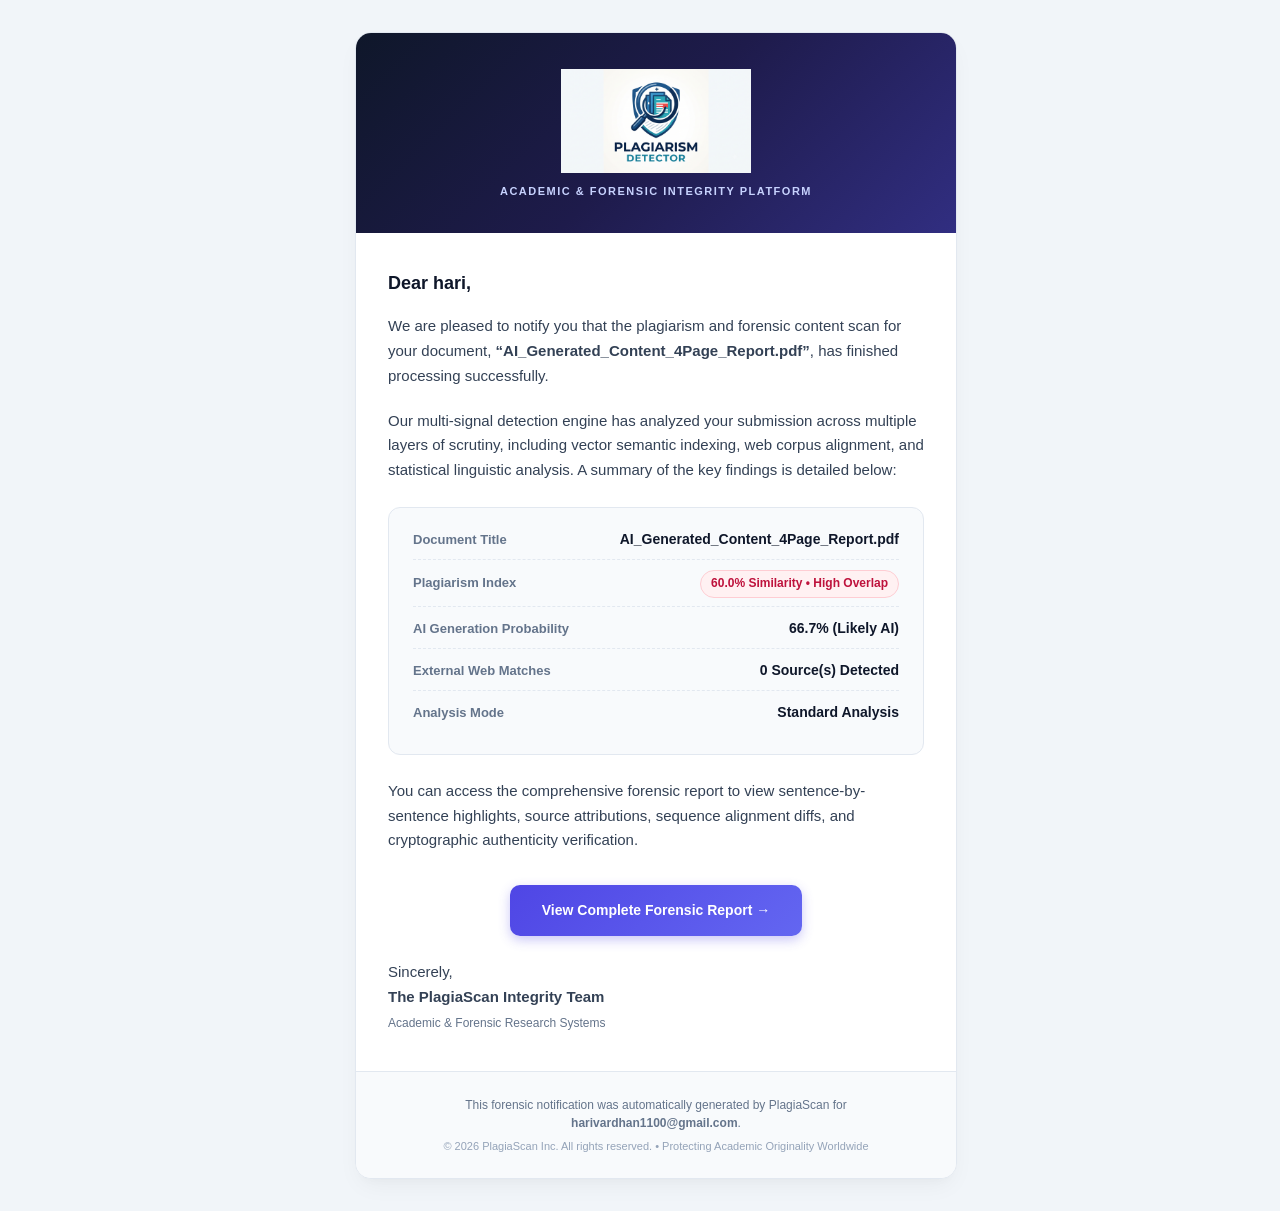
<file: email_previews/scan_completed_email_preview.html>
<!DOCTYPE html>
<html lang="en">
<head>
    <meta charset="utf-8">
    <meta name="viewport" content="width=device-width, initial-scale=1.0">
    <title>PlagiaScan Report Complete: "AI_Generated_Content_4Page_Report.pdf"</title>
    <style>
        body {
            margin: 0;
            padding: 0;
            background-color: #f1f5f9;
            font-family: -apple-system, BlinkMacSystemFont, 'Segoe UI', Roboto, 'Helvetica Neue', Arial, sans-serif;
            color: #1e293b;
            -webkit-font-smoothing: antialiased;
        }
        .wrapper {
            width: 100%;
            background-color: #f1f5f9;
            padding: 32px 16px;
        }
        .container {
            max-width: 600px;
            margin: 0 auto;
            background-color: #ffffff;
            border-radius: 16px;
            overflow: hidden;
            border: 1px solid #e2e8f0;
            box-shadow: 0 10px 25px -5px rgba(0, 0, 0, 0.05), 0 8px 10px -6px rgba(0, 0, 0, 0.02);
        }
        .header {
            background: linear-gradient(135deg, #0f172a 0%, #1e1b4b 50%, #312e81 100%);
            padding: 36px 24px;
            text-align: center;
        }
        .logo-img {
            max-width: 190px;
            height: auto;
            display: block;
            margin: 0 auto 12px auto;
            border: none;
            outline: none;
        }
        .header-subtext {
            color: #c7d2fe;
            font-size: 11px;
            font-weight: 700;
            letter-spacing: 1.5px;
            text-transform: uppercase;
            margin: 0;
        }
        .content {
            padding: 36px 32px;
            line-height: 1.65;
            color: #334155;
            font-size: 15px;
        }
        .greeting {
            font-size: 18px;
            font-weight: 700;
            color: #0f172a;
            margin-top: 0;
            margin-bottom: 16px;
        }
        .lead-text {
            font-size: 15px;
            color: #334155;
            margin-bottom: 20px;
        }
        .info-card {
            background-color: #f8fafc;
            border: 1px solid #e2e8f0;
            border-radius: 12px;
            padding: 20px 24px;
            margin: 24px 0;
        }
        .metric-row {
            display: table;
            width: 100%;
            margin-bottom: 10px;
            border-bottom: 1px dashed #e2e8f0;
            padding-bottom: 8px;
        }
        .metric-label {
            display: table-cell;
            font-weight: 600;
            color: #64748b;
            font-size: 13px;
        }
        .metric-value {
            display: table-cell;
            text-align: right;
            font-weight: 700;
            font-size: 14px;
            color: #0f172a;
        }
        .btn-wrapper {
            text-align: center;
            margin: 32px 0 16px 0;
        }
        .btn {
            display: inline-block;
            background: linear-gradient(135deg, #4f46e5 0%, #6366f1 100%);
            color: #ffffff !important;
            text-decoration: none;
            font-weight: 700;
            font-size: 14px;
            padding: 14px 32px;
            border-radius: 10px;
            box-shadow: 0 4px 12px rgba(79, 70, 229, 0.3);
            text-align: center;
        }
        .btn-text {
            color: #ffffff !important;
        }
        .footer {
            background-color: #f8fafc;
            border-top: 1px solid #e2e8f0;
            padding: 24px 32px;
            text-align: center;
            font-size: 12px;
            color: #64748b;
            line-height: 1.5;
        }
        .footer a {
            color: #4f46e5;
            text-decoration: none;
        }
        .tag-badge {
            display: inline-block;
            padding: 3px 10px;
            border-radius: 20px;
            font-size: 12px;
            font-weight: 700;
        }
        .tag-safe {
            background-color: #ecfdf5;
            color: #047857;
            border: 1px solid #a7f3d0;
        }
        .tag-warning {
            background-color: #fffbeb;
            color: #b45309;
            border: 1px solid #fde68a;
        }
        .tag-danger {
            background-color: #fff1f2;
            color: #be123c;
            border: 1px solid #fecdd3;
        }
    </style>
</head>
<body>
    <div class="wrapper">
        <div class="container">
            <!-- Header with Official Logo -->
            <div class="header">
                <img src="[data-uri]" alt="PlagiaScan Logo" class="logo-img" />
                <p class="header-subtext">Academic &amp; Forensic Integrity Platform</p>
            </div>

            <!-- Email Body Content -->
            <div class="content">
                <h1 class="greeting">Dear hari,</h1>

                <p class="lead-text">
                    We are pleased to notify you that the plagiarism and forensic content scan for your document, <strong>&ldquo;AI_Generated_Content_4Page_Report.pdf&rdquo;</strong>, has finished processing successfully.
                </p>

                <p>
                    Our multi-signal detection engine has analyzed your submission across multiple layers of scrutiny, including vector semantic indexing, web corpus alignment, and statistical linguistic analysis. A summary of the key findings is detailed below:
                </p>

                <div class="info-card">
                    <div class="metric-row">
                        <span class="metric-label">Document Title</span>
                        <span class="metric-value">AI_Generated_Content_4Page_Report.pdf</span>
                    </div>
                    <div class="metric-row">
                        <span class="metric-label">Plagiarism Index</span>
                        <span class="metric-value"><span class="tag-badge tag-danger">60.0% Similarity &bull; High Overlap</span></span>
                    </div>
                    <div class="metric-row">
                        <span class="metric-label">AI Generation Probability</span>
                        <span class="metric-value">66.7% (Likely AI)</span>
                    </div>
                    <div class="metric-row">
                        <span class="metric-label">External Web Matches</span>
                        <span class="metric-value">0 Source(s) Detected</span>
                    </div>
                    <div class="metric-row" style="border-bottom: none; padding-bottom: 0;">
                        <span class="metric-label">Analysis Mode</span>
                        <span class="metric-value">Standard Analysis</span>
                    </div>
                </div>

                <p>
                    You can access the comprehensive forensic report to view sentence-by-sentence highlights, source attributions, sequence alignment diffs, and cryptographic authenticity verification.
                </p>

                <div class="btn-wrapper">
                    <a href="http://localhost:5173/report/15" class="btn">
                        <span class="btn-text">View Complete Forensic Report &rarr;</span>
                    </a>
                </div>

                <p style="margin-top: 24px; margin-bottom: 0;">
                    Sincerely,<br>
                    <strong>The PlagiaScan Integrity Team</strong><br>
                    <span style="font-size: 12px; color: #64748b;">Academic &amp; Forensic Research Systems</span>
                </p>
            </div>

            <!-- Footer -->
            <div class="footer">
                <p style="margin: 0 0 6px 0;">
                    This forensic notification was automatically generated by PlagiaScan for <strong>harivardhan1100@gmail.com</strong>.
                </p>
                <p style="margin: 0; font-size: 11px; color: #94a3b8;">
                    &copy; 2026 PlagiaScan Inc. All rights reserved. &bull; Protecting Academic Originality Worldwide
                </p>
            </div>
        </div>
    </div>
</body>
</html>
</file>
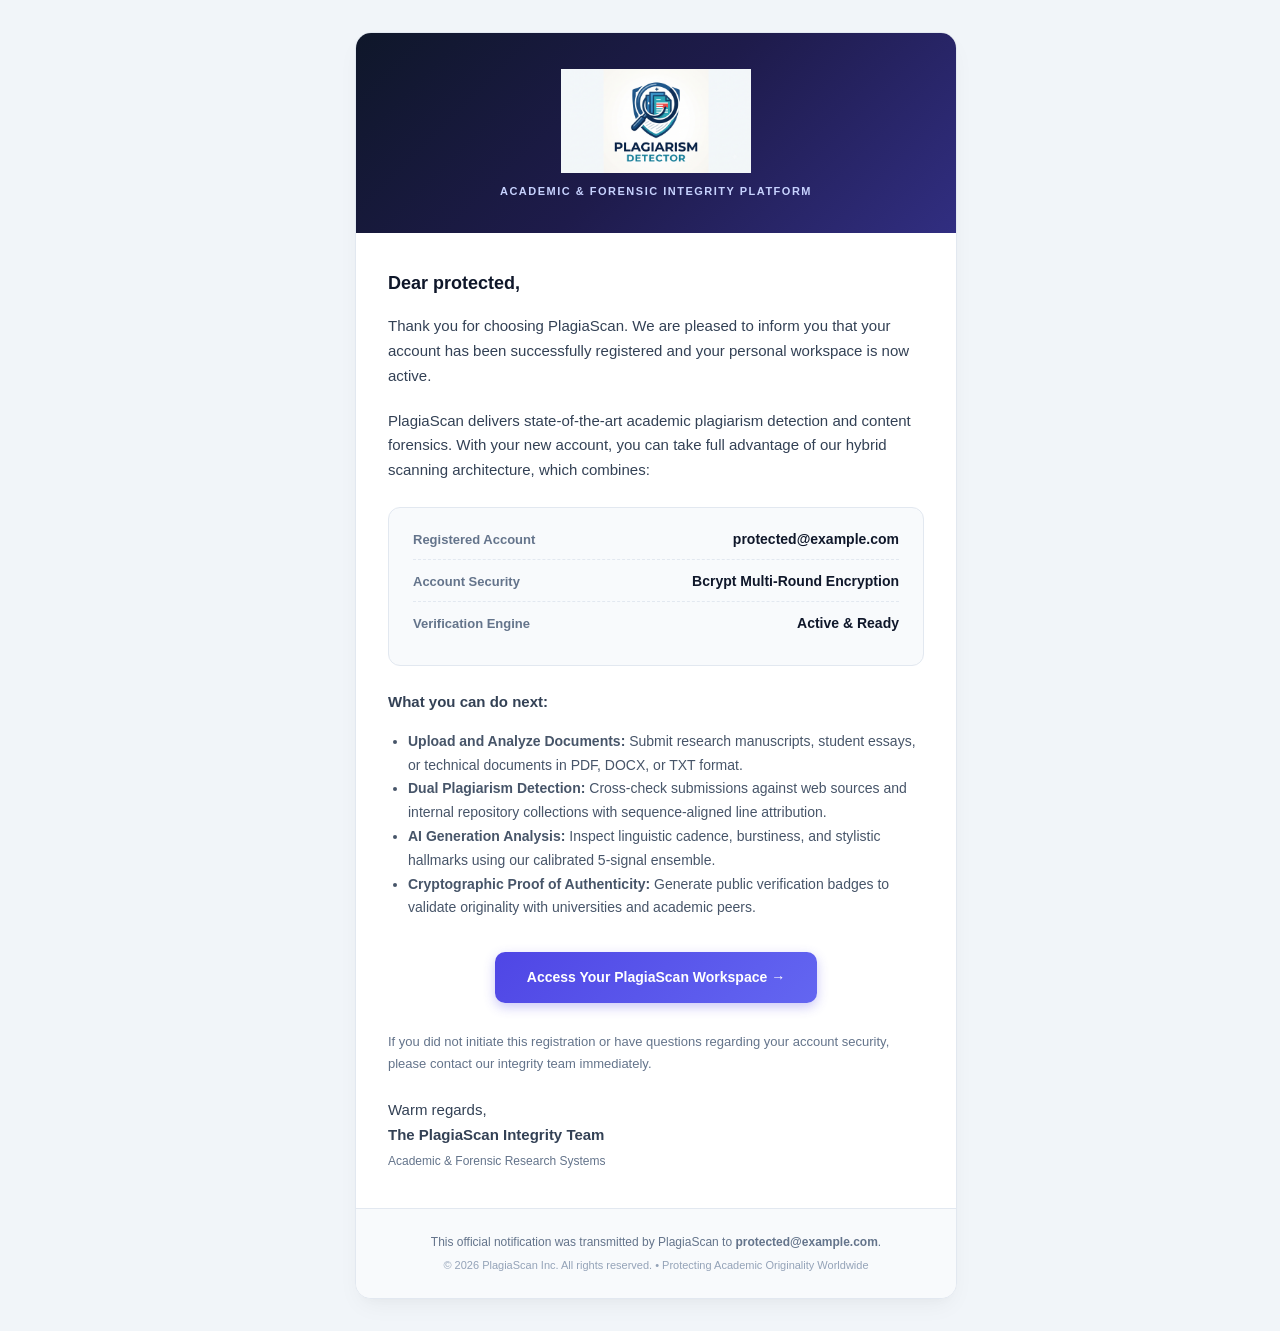
<file: email_previews/welcome_email_preview.html>
<!DOCTYPE html>
<html lang="en">
<head>
    <meta charset="utf-8">
    <meta name="viewport" content="width=device-width, initial-scale=1.0">
    <title>Welcome to PlagiaScan - Your Academic & Forensic Integrity Workspace</title>
    <style>
        body {
            margin: 0;
            padding: 0;
            background-color: #f1f5f9;
            font-family: -apple-system, BlinkMacSystemFont, 'Segoe UI', Roboto, 'Helvetica Neue', Arial, sans-serif;
            color: #1e293b;
            -webkit-font-smoothing: antialiased;
        }
        .wrapper {
            width: 100%;
            background-color: #f1f5f9;
            padding: 32px 16px;
        }
        .container {
            max-width: 600px;
            margin: 0 auto;
            background-color: #ffffff;
            border-radius: 16px;
            overflow: hidden;
            border: 1px solid #e2e8f0;
            box-shadow: 0 10px 25px -5px rgba(0, 0, 0, 0.05), 0 8px 10px -6px rgba(0, 0, 0, 0.02);
        }
        .header {
            background: linear-gradient(135deg, #0f172a 0%, #1e1b4b 50%, #312e81 100%);
            padding: 36px 24px;
            text-align: center;
        }
        .logo-img {
            max-width: 190px;
            height: auto;
            display: block;
            margin: 0 auto 12px auto;
            border: none;
            outline: none;
        }
        .header-subtext {
            color: #c7d2fe;
            font-size: 11px;
            font-weight: 700;
            letter-spacing: 1.5px;
            text-transform: uppercase;
            margin: 0;
        }
        .content {
            padding: 36px 32px;
            line-height: 1.65;
            color: #334155;
            font-size: 15px;
        }
        .greeting {
            font-size: 18px;
            font-weight: 700;
            color: #0f172a;
            margin-top: 0;
            margin-bottom: 16px;
        }
        .lead-text {
            font-size: 15px;
            color: #334155;
            margin-bottom: 20px;
        }
        .info-card {
            background-color: #f8fafc;
            border: 1px solid #e2e8f0;
            border-radius: 12px;
            padding: 20px 24px;
            margin: 24px 0;
        }
        .metric-row {
            display: table;
            width: 100%;
            margin-bottom: 10px;
            border-bottom: 1px dashed #e2e8f0;
            padding-bottom: 8px;
        }
        .metric-label {
            display: table-cell;
            font-weight: 600;
            color: #64748b;
            font-size: 13px;
        }
        .metric-value {
            display: table-cell;
            text-align: right;
            font-weight: 700;
            font-size: 14px;
            color: #0f172a;
        }
        .btn-wrapper {
            text-align: center;
            margin: 32px 0 16px 0;
        }
        .btn {
            display: inline-block;
            background: linear-gradient(135deg, #4f46e5 0%, #6366f1 100%);
            color: #ffffff !important;
            text-decoration: none;
            font-weight: 700;
            font-size: 14px;
            padding: 14px 32px;
            border-radius: 10px;
            box-shadow: 0 4px 12px rgba(79, 70, 229, 0.3);
            text-align: center;
        }
        .btn-text {
            color: #ffffff !important;
        }
        .footer {
            background-color: #f8fafc;
            border-top: 1px solid #e2e8f0;
            padding: 24px 32px;
            text-align: center;
            font-size: 12px;
            color: #64748b;
            line-height: 1.5;
        }
        .footer a {
            color: #4f46e5;
            text-decoration: none;
        }
        .tag-badge {
            display: inline-block;
            padding: 3px 10px;
            border-radius: 20px;
            font-size: 12px;
            font-weight: 700;
        }
        .tag-safe {
            background-color: #ecfdf5;
            color: #047857;
            border: 1px solid #a7f3d0;
        }
        .tag-warning {
            background-color: #fffbeb;
            color: #b45309;
            border: 1px solid #fde68a;
        }
        .tag-danger {
            background-color: #fff1f2;
            color: #be123c;
            border: 1px solid #fecdd3;
        }
    </style>
</head>
<body>
    <div class="wrapper">
        <div class="container">
            <!-- Header with Official Logo -->
            <div class="header">
                <img src="[data-uri]" alt="PlagiaScan Logo" class="logo-img" />
                <p class="header-subtext">Academic &amp; Forensic Integrity Platform</p>
            </div>

            <!-- Email Body Content -->
            <div class="content">
                <h1 class="greeting">Dear protected,</h1>

                <p class="lead-text">
                    Thank you for choosing PlagiaScan. We are pleased to inform you that your account has been successfully registered and your personal workspace is now active.
                </p>

                <p>
                    PlagiaScan delivers state-of-the-art academic plagiarism detection and content forensics. With your new account, you can take full advantage of our hybrid scanning architecture, which combines:
                </p>

                <div class="info-card">
                    <div class="metric-row">
                        <span class="metric-label">Registered Account</span>
                        <span class="metric-value">protected@example.com</span>
                    </div>
                    <div class="metric-row">
                        <span class="metric-label">Account Security</span>
                        <span class="metric-value">Bcrypt Multi-Round Encryption</span>
                    </div>
                    <div class="metric-row" style="border-bottom: none; padding-bottom: 0;">
                        <span class="metric-label">Verification Engine</span>
                        <span class="metric-value">Active &amp; Ready</span>
                    </div>
                </div>

                <p>
                    <strong>What you can do next:</strong>
                </p>
                <ul style="padding-left: 20px; color: #475569; font-size: 14px; line-height: 1.7;">
                    <li><strong>Upload and Analyze Documents:</strong> Submit research manuscripts, student essays, or technical documents in PDF, DOCX, or TXT format.</li>
                    <li><strong>Dual Plagiarism Detection:</strong> Cross-check submissions against web sources and internal repository collections with sequence-aligned line attribution.</li>
                    <li><strong>AI Generation Analysis:</strong> Inspect linguistic cadence, burstiness, and stylistic hallmarks using our calibrated 5-signal ensemble.</li>
                    <li><strong>Cryptographic Proof of Authenticity:</strong> Generate public verification badges to validate originality with universities and academic peers.</li>
                </ul>

                <div class="btn-wrapper">
                    <a href="http://localhost:5173/dashboard" class="btn">
                        <span class="btn-text">Access Your PlagiaScan Workspace &rarr;</span>
                    </a>
                </div>

                <p style="margin-top: 28px; font-size: 13px; color: #64748b;">
                    If you did not initiate this registration or have questions regarding your account security, please contact our integrity team immediately.
                </p>

                <p style="margin-top: 24px; margin-bottom: 0;">
                    Warm regards,<br>
                    <strong>The PlagiaScan Integrity Team</strong><br>
                    <span style="font-size: 12px; color: #64748b;">Academic &amp; Forensic Research Systems</span>
                </p>
            </div>

            <!-- Footer -->
            <div class="footer">
                <p style="margin: 0 0 6px 0;">
                    This official notification was transmitted by PlagiaScan to <strong>protected@example.com</strong>.
                </p>
                <p style="margin: 0; font-size: 11px; color: #94a3b8;">
                    &copy; 2026 PlagiaScan Inc. All rights reserved. &bull; Protecting Academic Originality Worldwide
                </p>
            </div>
        </div>
    </div>
</body>
</html>
</file>
